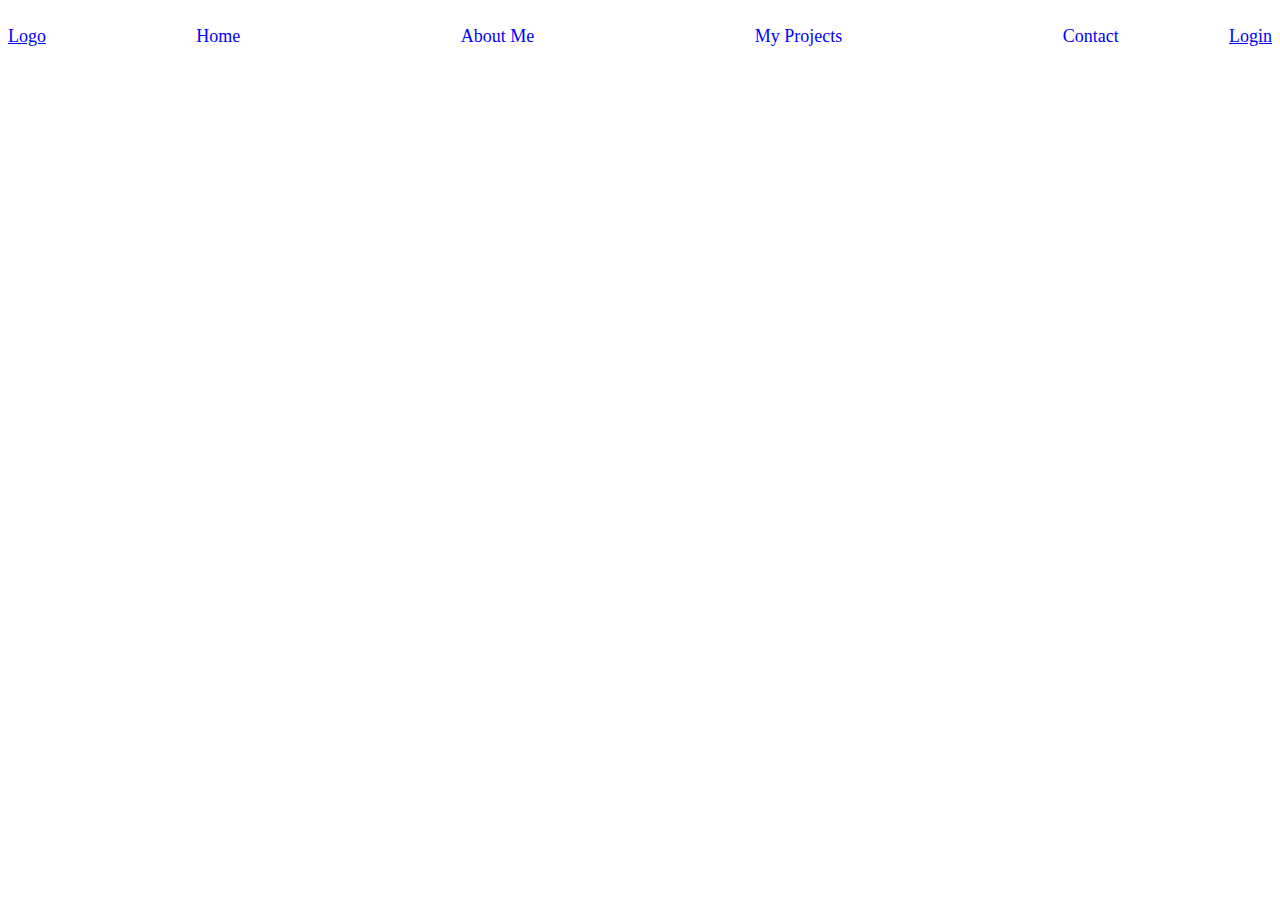
<file: opdacht-6.3/index.html>
<!DOCTYPE html>
<html lang="en">
  <head>
    <meta charset="UTF-8" />
    <meta http-equiv="X-UA-Compatible" content="IE=edge" />
    <meta name="viewport" content="width=device-width, initial-scale=1.0" />
    <title>Document</title>
    <link rel="stylesheet" href="style.css" />
  </head>
  <body>
    <nav>
      <a href="" class="logo">Logo</a>
      <ul>
        <li>Home</li>
        <li>About Me</li>
        <li>My Projects</li>
        <li>Contact</li>
      </ul>
      <a href="" class="login">Login</a>
    </nav>
  </body>
</html>
</file>
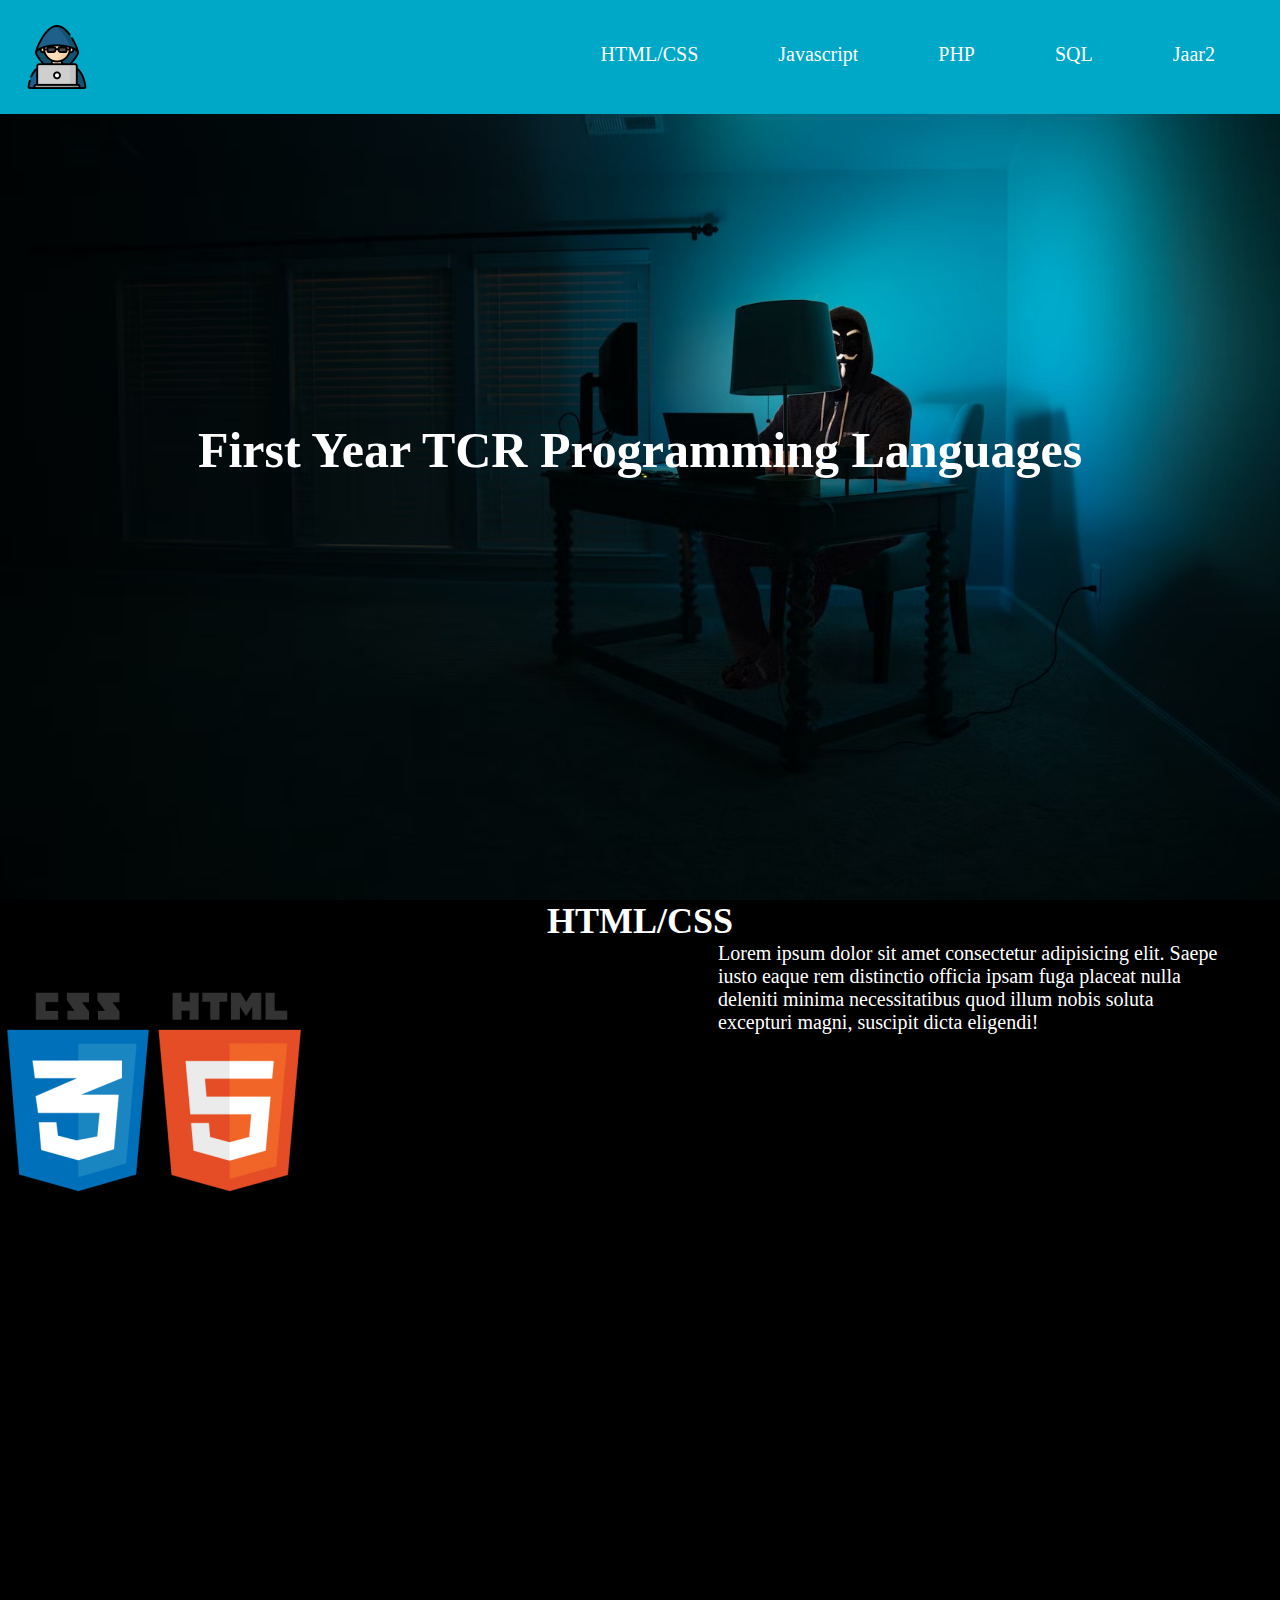
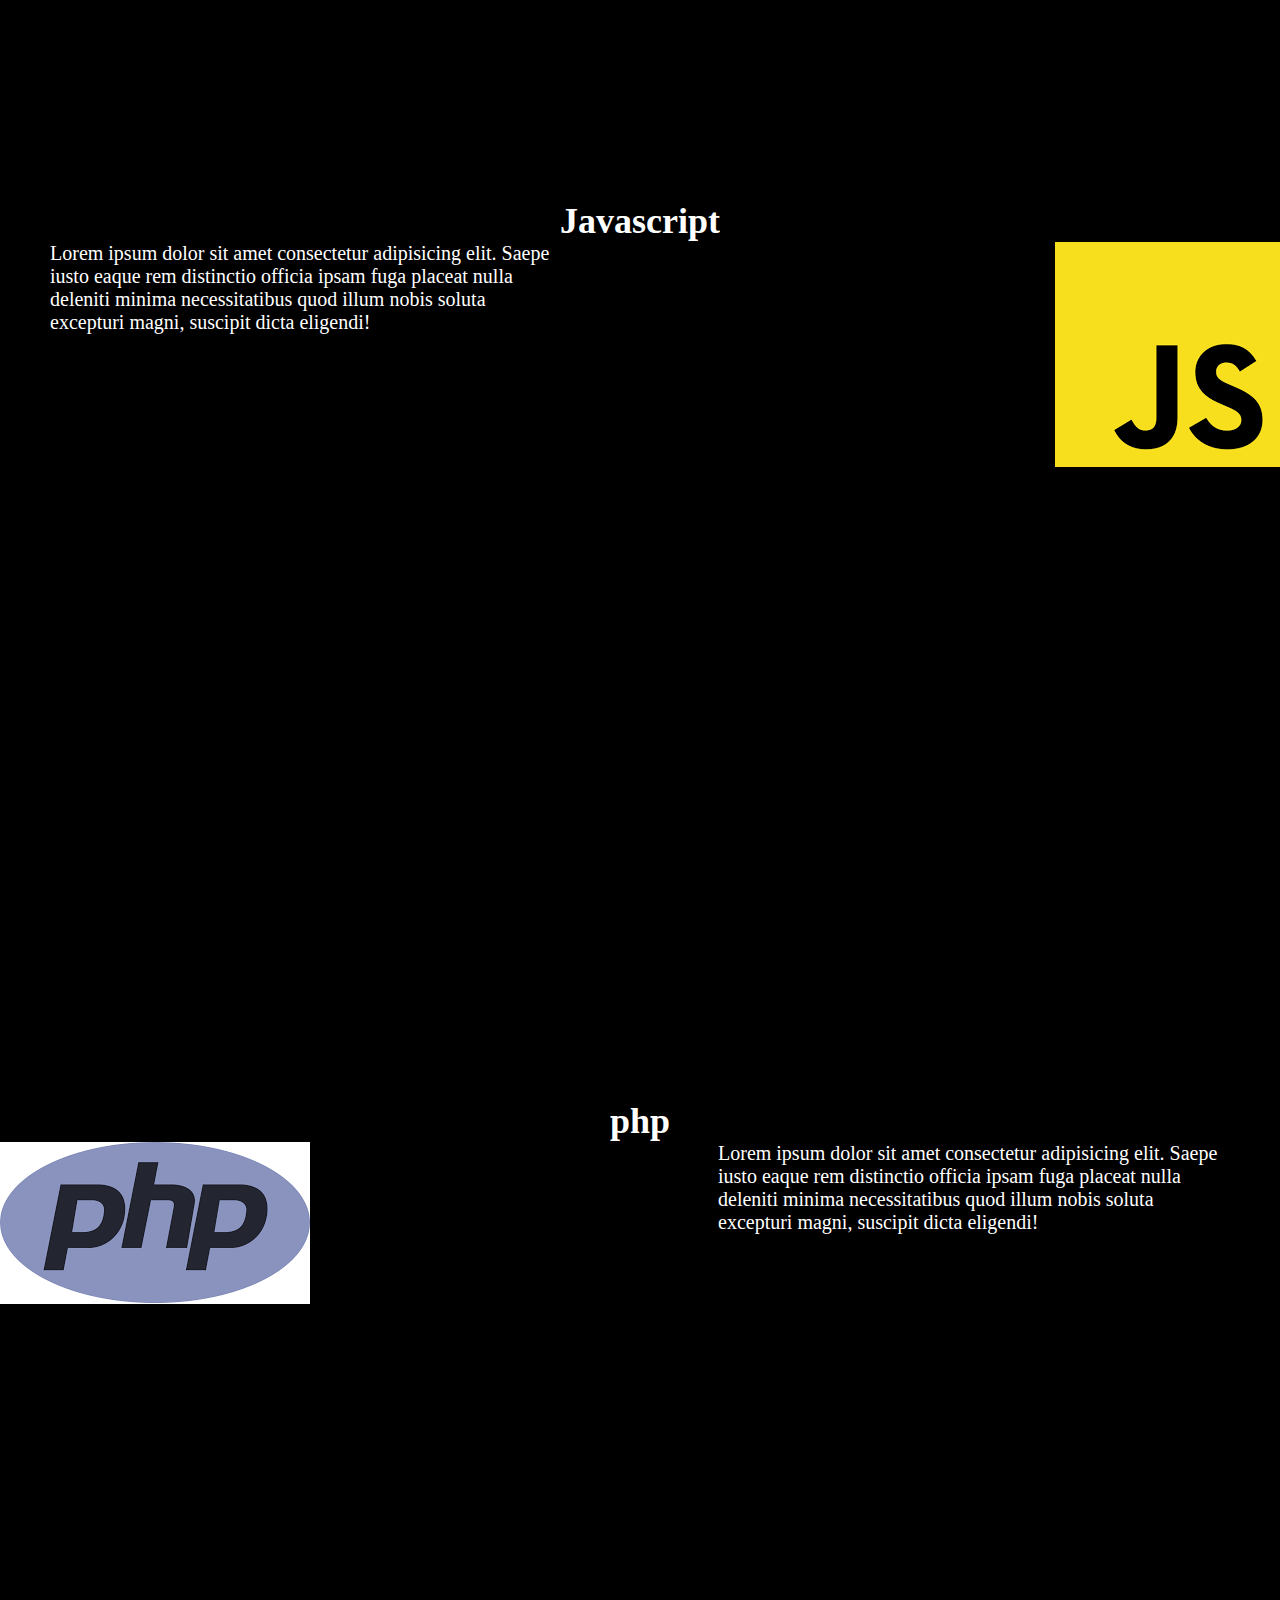
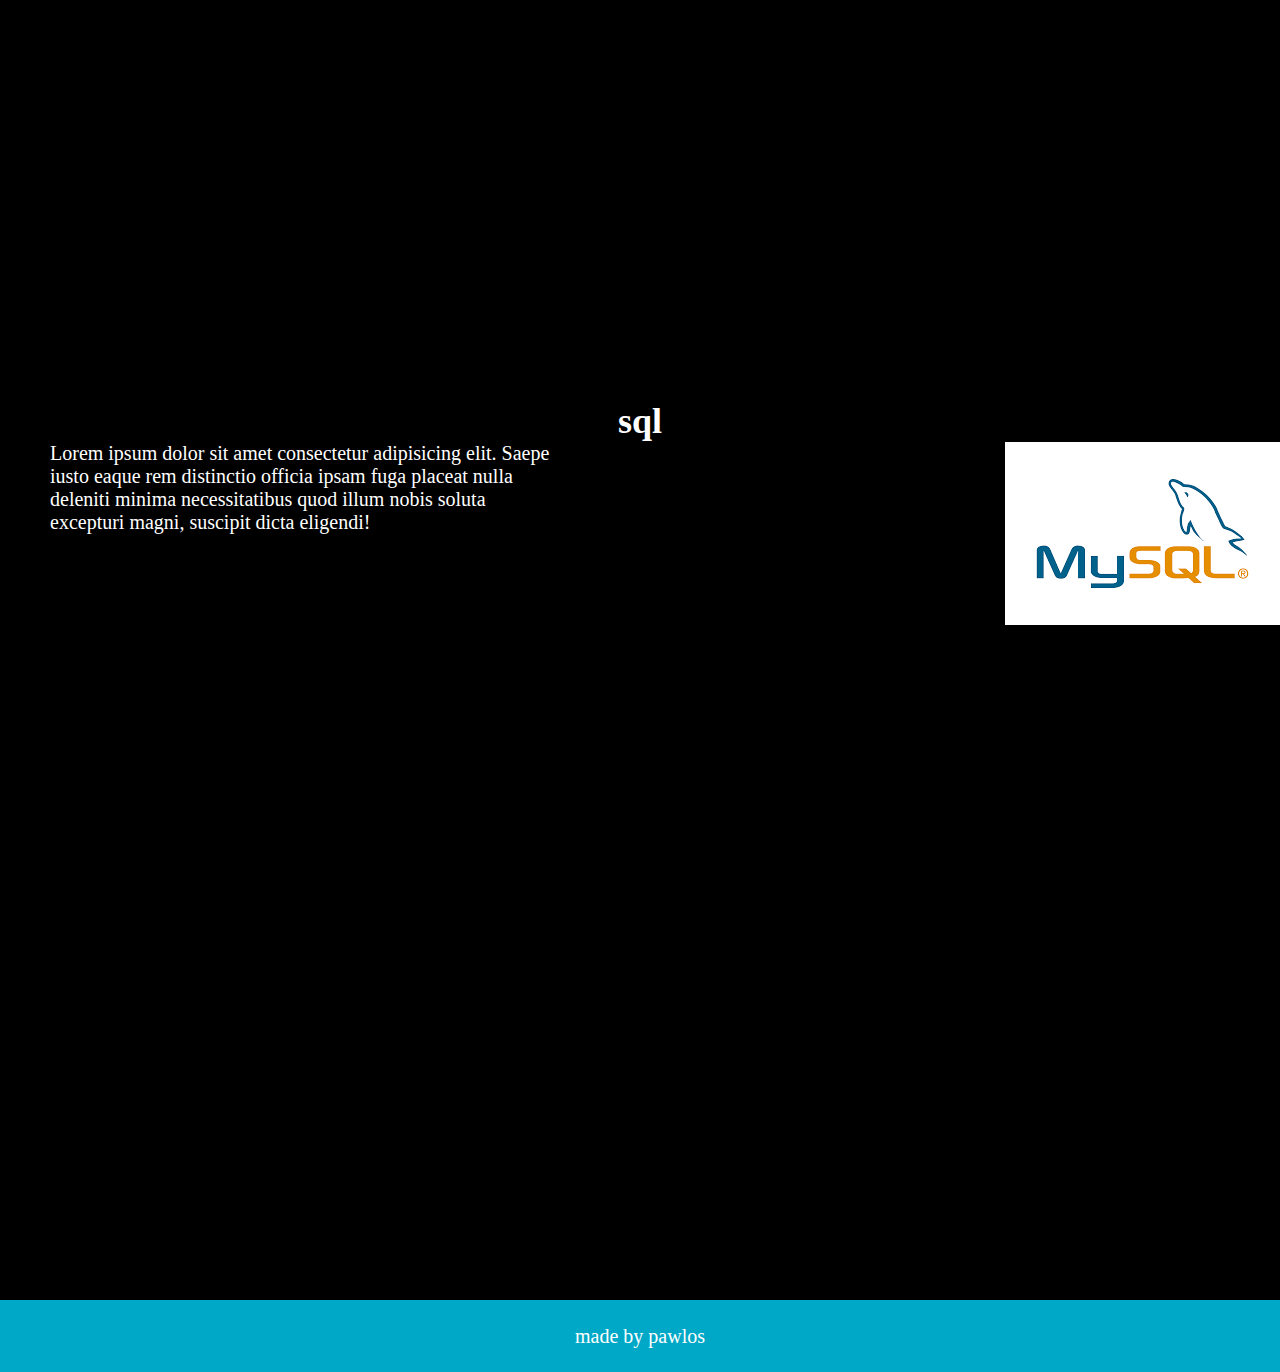
<file: opdracht-3.1/index.html>
<!DOCTYPE html>
<html lang="en">
  <head>
    <meta charset="UTF-8" />
    <meta http-equiv="X-UA-Compatible" content="IE=edge" />
    <meta name="viewport" content="width=device-width, initial-scale=1.0" />
    <link rel="preconnect" href="https://fonts.googleapis.com" />
    <link rel="preconnect" href="https://fonts.gstatic.com" crossorigin />
    <link
      href="https://fonts.googleapis.com/css2?family=Goldman:wght@700&display=swap"
      rel="stylesheet"
    />
    <link rel="stylesheet" href="style.css" />
    <title>Opdracht 3</title>
  </head>
  <body>
    <nav>
      <img src="./img/hacker.png" id="plaatje van een hacker" />
      <ul>
        <li><a href="#">HTML/CSS</a></li>
        <li><a href="#">Javascript</a></li>
        <li><a href="#">PHP</a></li>
        <li><a href="#">SQL</a></li>
        <li class="dropdown"><a href="#" class="dropbtn" >Jaar2</a>
        <div class="dropdowncontent">
          <a href="#">OOP</a>
          <a href="#">Laravel</a>
          <a href="#">Testen</a>
        </div>
       </li>
      </ul>
    </nav>
    <main>
      <header>
        <h1 class="ss">First Year TCR Programming Languages</h1>
      </header>
      <section>
        <header>
          <h2>HTML/CSS</h2>
        </header>
        <div>
          "<img src="img/img123.png" alt="" />
          <p class="tekst1">
            Lorem ipsum dolor sit amet consectetur adipisicing elit. Saepe iusto
            eaque rem distinctio officia ipsam fuga placeat nulla deleniti
            minima necessitatibus quod illum nobis soluta excepturi magni,
            suscipit dicta eligendi!
          </p>
        </div>
      </section>
      <section>
        <header>
          <h2>Javascript</h2>
        </header>
        <div>
          <p class="tekst2">
            Lorem ipsum dolor sit amet consectetur adipisicing elit. Saepe iusto
            eaque rem distinctio officia ipsam fuga placeat nulla deleniti
            minima necessitatibus quod illum nobis soluta excepturi magni,
            suscipit dicta eligendi!
          </p>
          <img src="img/js.png" alt="" class="plaatje2"/>
        </div>
      </section>
      <section>
        <header>
          <h2>php</h2>
        </header>
        <div>
          <p class="tekst3">
            Lorem ipsum dolor sit amet consectetur adipisicing elit. Saepe iusto
            eaque rem distinctio officia ipsam fuga placeat nulla deleniti
            minima necessitatibus quod illum nobis soluta excepturi magni,
            suscipit dicta eligendi!
          </p>
          <img src="img/lll.png" alt=""/>
        </div>
      </section>
      <section>
        <header>
          <h2>sql</h2>
        </header>
        <div>
          <p class="tekst4">
            Lorem ipsum dolor sit amet consectetur adipisicing elit. Saepe iusto
            eaque rem distinctio officia ipsam fuga placeat nulla deleniti
            minima necessitatibus quod illum nobis soluta excepturi magni,
            suscipit dicta eligendi!
          </p>
          <img src="img/==.png" alt="" class="plaatje4"/>
        </div>
      </section>
    </main>
    <footer>made by pawlos</footer>
  </body>
</html>
</file>
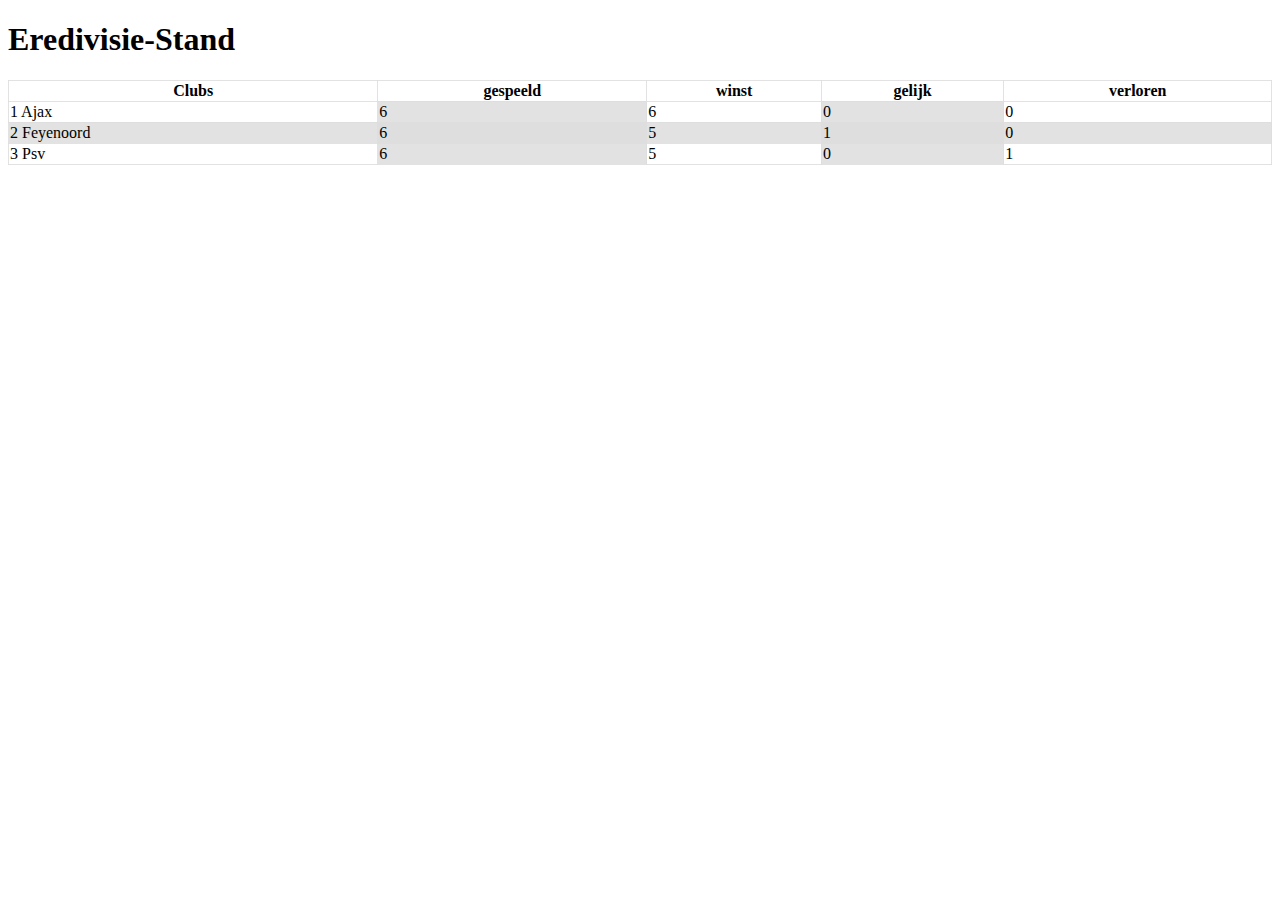
<file: opdracht-3.2/index.html>
<!DOCTYPE html>
<html lang="en">
  <head>
    <meta charset="UTF-8" />
    <meta http-equiv="X-UA-Compatible" content="IE=edge" />
    <meta name="viewport" content="width=device-width, initial-scale=1.0" />
    <title>document</title>
    <link rel="stylesheet" href="style.css" />
  </head>
  <h1>Eredivisie-Stand</h1>
  <body>
    <table>
      <thead>
        <tr>
          <th>Clubs</th>
          <th>gespeeld</th>
          <th>winst</th>
          <th>gelijk</th>
          <th>verloren</th>
        </tr>
      </thead>
      <tbody>
        <tr>
          <td>1 Ajax</td>
          <td>6</td>
          <td>6</td>
          <td>0</td>
          <td>0</td>
        </tr>
        <tr>
          <td>2 Feyenoord</td>
          <td>6</td>
          <td>5</td>
          <td>1</td>
          <td>0</td>
        </tr>
        <tr>
          <td>3 Psv</td>
          <td>6</td>
          <td>5</td>
          <td>0</td>
          <td>1</td>
        </tr>
      </tbody>
    </table>
  </body>
</html>
</file>
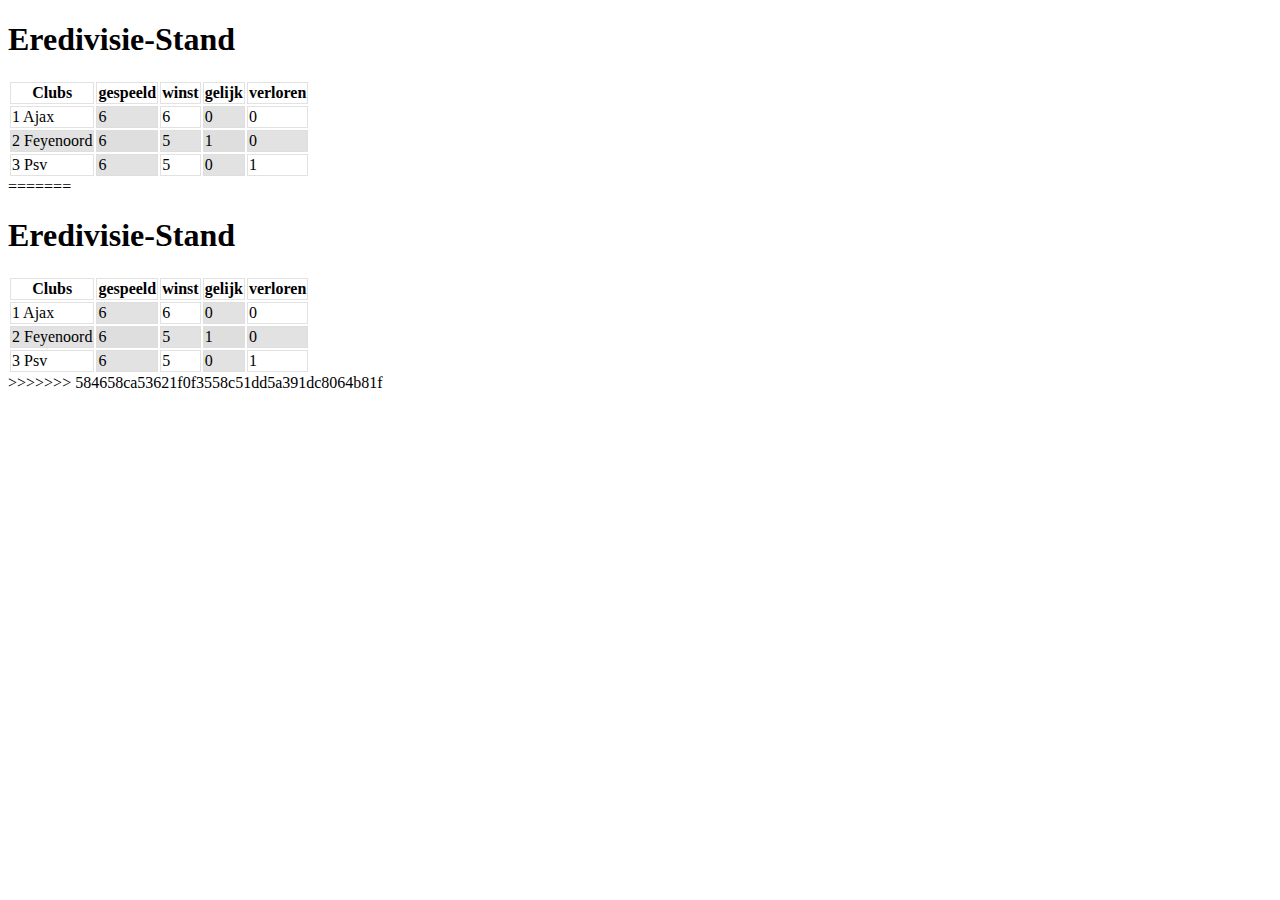
<file: opdracht-3.3/index.html>
<!DOCTYPE html>
<html lang="en">
  <head>
    <meta charset="UTF-8" />
    <meta http-equiv="X-UA-Compatible" content="IE=edge" />
    <meta name="viewport" content="width=device-width, initial-scale=1.0" />
    <title>document</title>
    <link rel="stylesheet" href="style.css" />
  </head>
  <h1>Eredivisie-Stand</h1>
  <body>
    <table>
      <thead>
        <tr>
          <th>Clubs</th>
          <th>gespeeld</th>
          <th>winst</th>
          <th>gelijk</th>
          <th>verloren</th>
        </tr>
      </thead>
      <tbody>
        <tr>
          <td>1 Ajax</td>
          <td>6</td>
          <td>6</td>
          <td>0</td>
          <td>0</td>
        </tr>
        <tr>
          <td>2 Feyenoord</td>
          <td>6</td>
          <td>5</td>
          <td>1</td>
          <td>0</td>
        </tr>
        <tr>
          <td>3 Psv</td>
          <td>6</td>
          <td>5</td>
          <td>0</td>
          <td>1</td>
        </tr>
      </tbody>
    </table>
  </body>
</html>
=======
<!DOCTYPE html>
<html lang="en">
  <head>
    <meta charset="UTF-8" />
    <meta http-equiv="X-UA-Compatible" content="IE=edge" />
    <meta name="viewport" content="width=device-width, initial-scale=1.0" />
    <title>document</title>
    <link rel="stylesheet" href="style.css" />
  </head>
  <h1>Eredivisie-Stand</h1>
  <body>
    <table>
      <thead>
        <tr>
          <th>Clubs</th>
          <th>gespeeld</th>
          <th>winst</th>
          <th>gelijk</th>
          <th>verloren</th>
        </tr>
      </thead>
      <tbody>
        <tr>
          <td>1 Ajax</td>
          <td>6</td>
          <td>6</td>
          <td>0</td>
          <td>0</td>
        </tr>
        <tr>
          <td>2 Feyenoord</td>
          <td>6</td>
          <td>5</td>
          <td>1</td>
          <td>0</td>
        </tr>
        <tr>
          <td>3 Psv</td>
          <td>6</td>
          <td>5</td>
          <td>0</td>
          <td>1</td>
        </tr>
      </tbody>
    </table>
  </body>
</html>
>>>>>>> 584658ca53621f0f3558c51dd5a391dc8064b81f
</file>
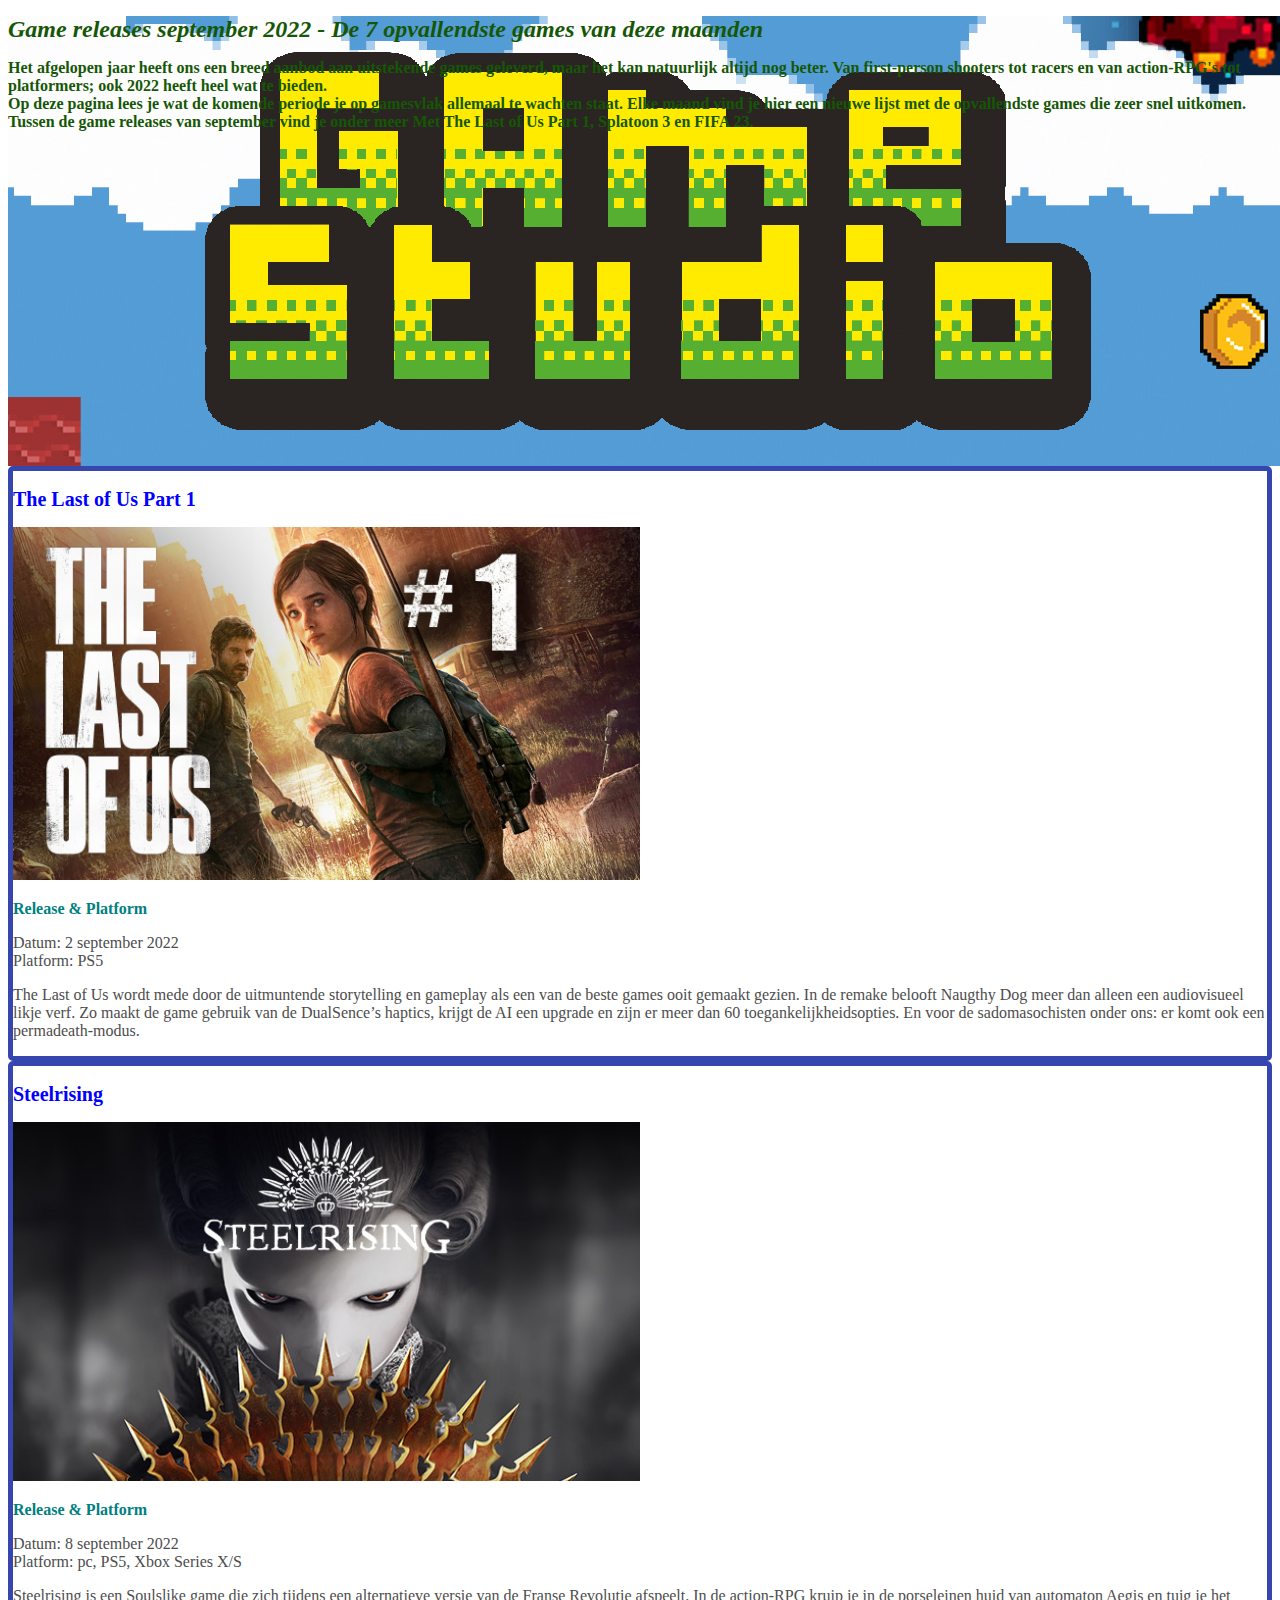
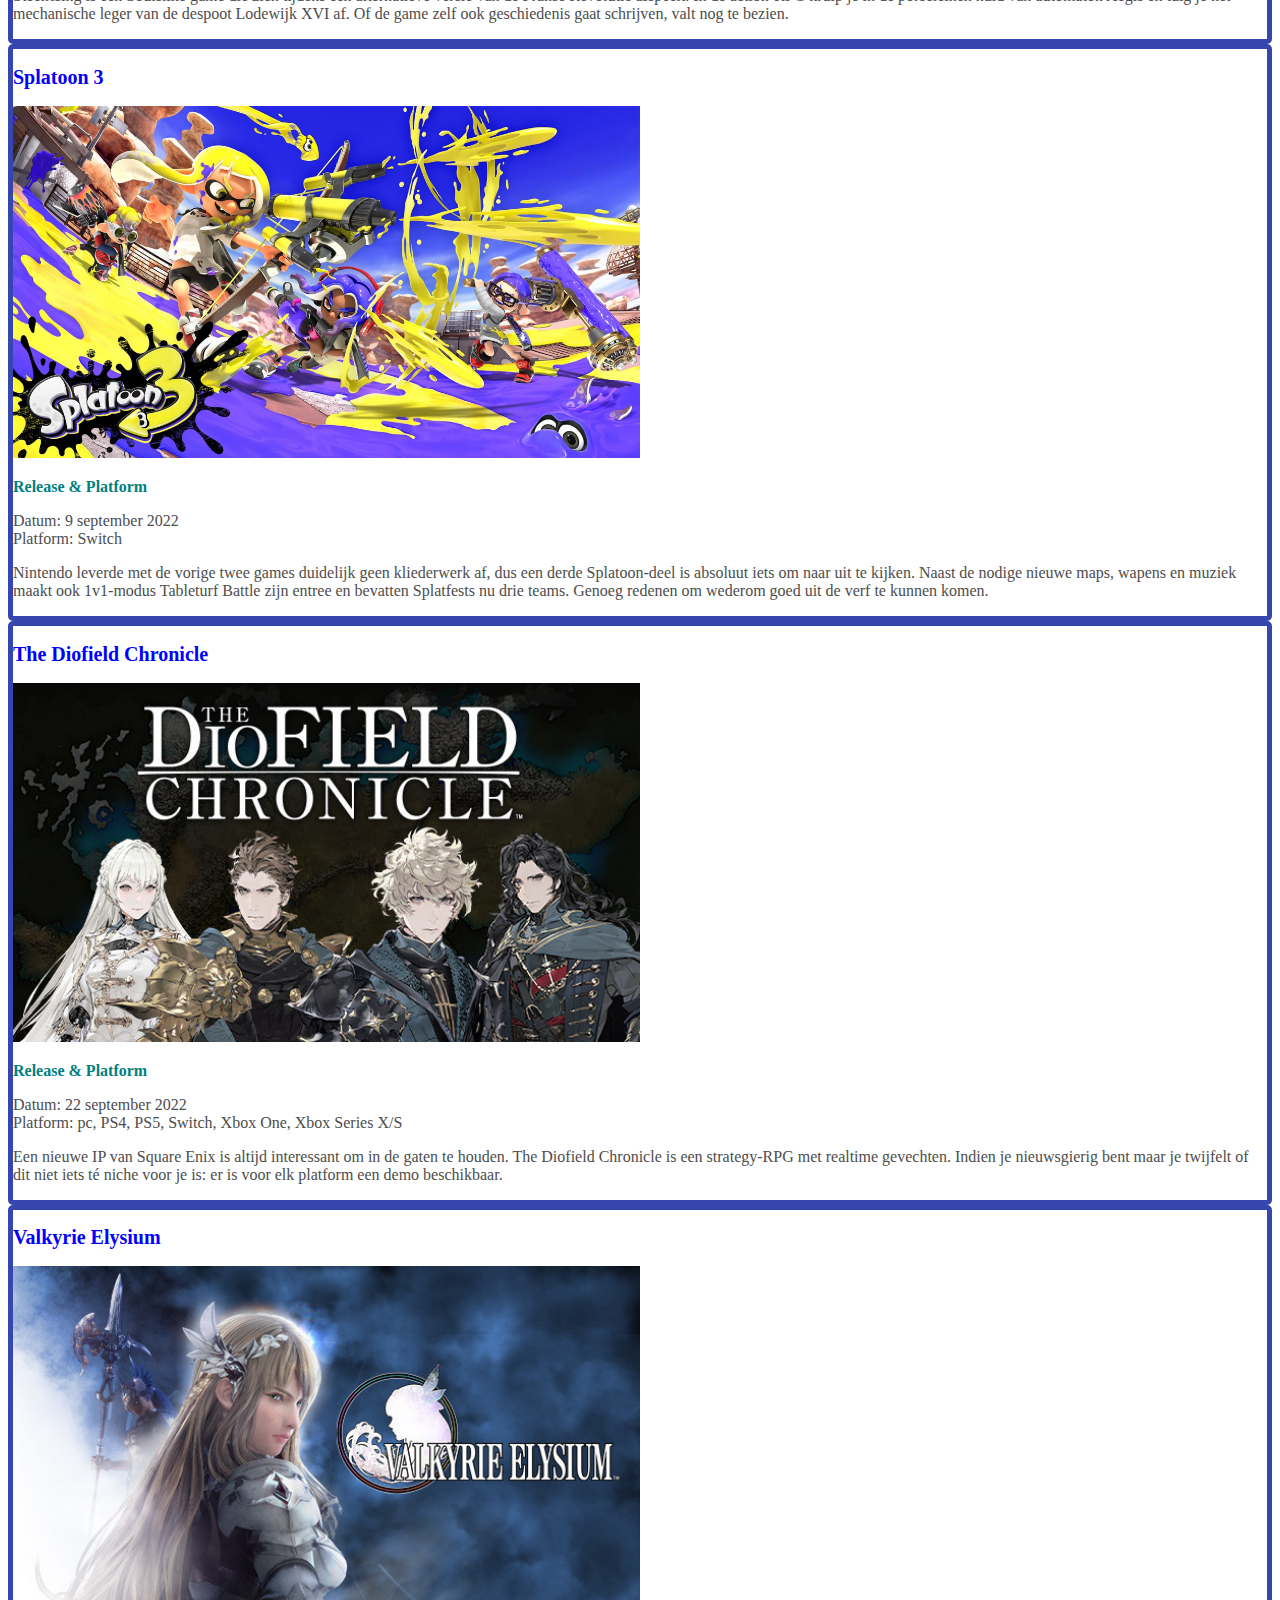
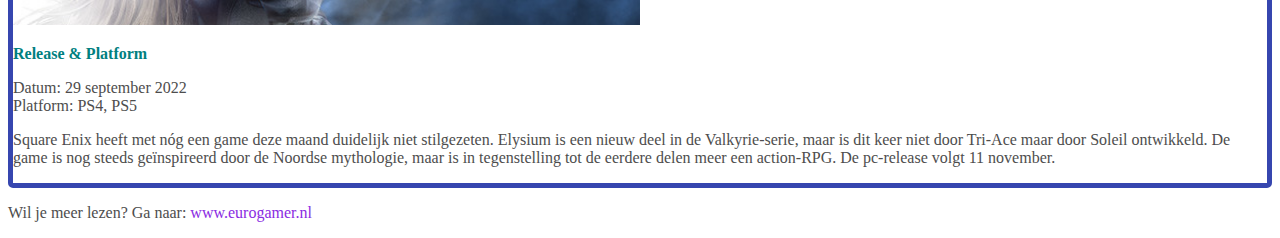
<file: opdracht-4.1/index.html>
<!DOCTYPE html>
<html lang="en">
  <head>
    <meta charset="UTF-8" />
    <meta http-equiv="X-UA-Compatible" content="IE=edge" />
    <meta name="viewport" content="width=device-width, initial-scale=1.0" />
    <title>Opdracht 4.1 - Font & Color</title>
    <link rel="stylesheet" href="style.css">
  </head>

  <body>
    <main>
      <header>
        <h1>
          Game releases september 2022 - De 7 opvallendste games van deze
          maanden
        </h1>

        <p class="p1">
          Het afgelopen jaar heeft ons een breed aanbod aan uitstekende games
          geleverd, maar het kan natuurlijk altijd nog beter. Van first-person
          shooters tot racers en van action-RPG's tot platformers; ook 2022
          heeft heel wat te bieden.
          <br />
          Op deze pagina lees je wat de komende periode je op gamesvlak allemaal
          te wachten staat. Elke maand vind je hier een nieuwe lijst met de
          opvallendste games die zeer snel uitkomen. Tussen de game releases van
          september vind je onder meer Met The Last of Us Part 1, Splatoon 3 en
          FIFA 23.
        </p>
      </header>
      <section>
        <article>
          <h2>The Last of Us Part 1</h2> 
          <img src="./lastpart.jpeg" alt="The last part of us part 1" />
          <h3>Release & Platform</h3>
          <p>
            Datum: 2 september 2022 <br />
            Platform: PS5
          </p>
          <p>
            The Last of Us wordt mede door de uitmuntende storytelling en
            gameplay als een van de beste games ooit gemaakt gezien. In de
            remake belooft Naugthy Dog meer dan alleen een audiovisueel likje
            verf. Zo maakt de game gebruik van de DualSence’s haptics, krijgt de
            AI een upgrade en zijn er meer dan 60 toegankelijkheidsopties. En
            voor de sadomasochisten onder ons: er komt ook een permadeath-modus.
          </p>
        </article>
        <article>
          <h2>Steelrising</h2>
          <img src="./steelrising.jpeg" alt="Steelrising" />
          <h3>Release & Platform</h3>
          <p>
            Datum: 8 september 2022 <br />
            Platform: pc, PS5, Xbox Series X/S
          </p>
          <p>
            Steelrising is een Soulslike game die zich tijdens een alternatieve
            versie van de Franse Revolutie afspeelt. In de action-RPG kruip je
            in de porseleinen huid van automaton Aegis en tuig je het
            mechanische leger van de despoot Lodewijk XVI af. Of de game zelf
            ook geschiedenis gaat schrijven, valt nog te bezien.
          </p>
        </article>
        <article>
          <h2>Splatoon 3</h2>
          <img src="./platoon3.avif" alt="Splatoon 3" />
          <h3>Release & Platform</h3>
          <p>
            Datum: 9 september 2022 <br />
            Platform: Switch
          </p>
          <p>
            Nintendo leverde met de vorige twee games duidelijk geen kliederwerk
            af, dus een derde Splatoon-deel is absoluut iets om naar uit te
            kijken. Naast de nodige nieuwe maps, wapens en muziek maakt ook
            1v1-modus Tableturf Battle zijn entree en bevatten Splatfests nu
            drie teams. Genoeg redenen om wederom goed uit de verf te kunnen
            komen.
          </p>
        </article>
        <article>
          <h2>The Diofield Chronicle</h2>
          <img src="./diofield.jpeg" alt="The Diofield Chronicle" />
          <h3>Release & Platform</h3>
          <p>
            Datum: 22 september 2022 <br />
            Platform: pc, PS4, PS5, Switch, Xbox One, Xbox Series X/S
          </p>
          <p>
            Een nieuwe IP van Square Enix is altijd interessant om in de gaten
            te houden. The Diofield Chronicle is een strategy-RPG met realtime
            gevechten. Indien je nieuwsgierig bent maar je twijfelt of dit niet
            iets té niche voor je is: er is voor elk platform een demo
            beschikbaar.
          </p>
        </article>
        <article>
          <h2>Valkyrie Elysium</h2>
          <img src="./valkyrie.jpeg" alt="Valkyrie Elysium" />
          <h3>Release & Platform</h3>
          <p>
            Datum: 29 september 2022 <br />
            Platform: PS4, PS5
          </p>
          <p>
            Square Enix heeft met nóg een game deze maand duidelijk niet
            stilgezeten. Elysium is een nieuw deel in de Valkyrie-serie, maar is
            dit keer niet door Tri-Ace maar door Soleil ontwikkeld. De game is
            nog steeds geïnspireerd door de Noordse mythologie, maar is in
            tegenstelling tot de eerdere delen meer een action-RPG. De
            pc-release volgt 11 november.
          </p>
        </article>

        <p>
          Wil je meer lezen? Ga naar:
          <a
            href="https://www.eurogamer.nl/game-releases-de-opvallendste-games-van-deze-maand"
            >www.eurogamer.nl</a
          >
        </p>
      </section>
    </main>
  </body>
</html>
</file>
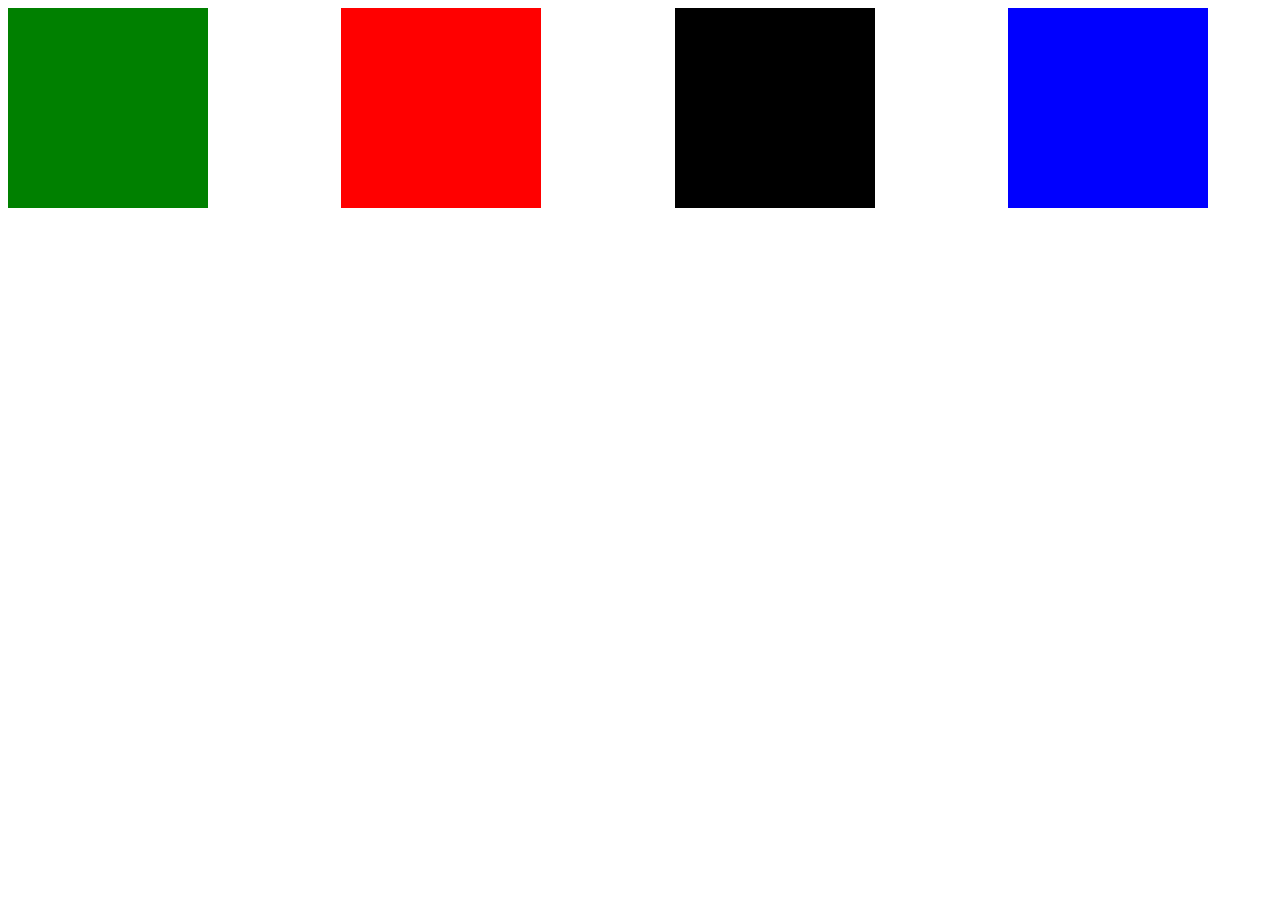
<file: opdracht-6.1/index.html>
<!DOCTYPE html>
<html lang="en">
<head>
    <meta charset="UTF-8">
    <meta http-equiv="X-UA-Compatible" content="IE=edge">
    <meta name="viewport" content="width=device-width, initial-scale=1.0">
    <title>Document</title>
    <link rel="stylesheet" href="style.css">
</head>
<body>
    <section class="container">
    <div class="child1"></div>
    <div class="child2"></div>
    <div class="child3"></div>
    <div class="child4"></div>
</body>
</html>
</file>
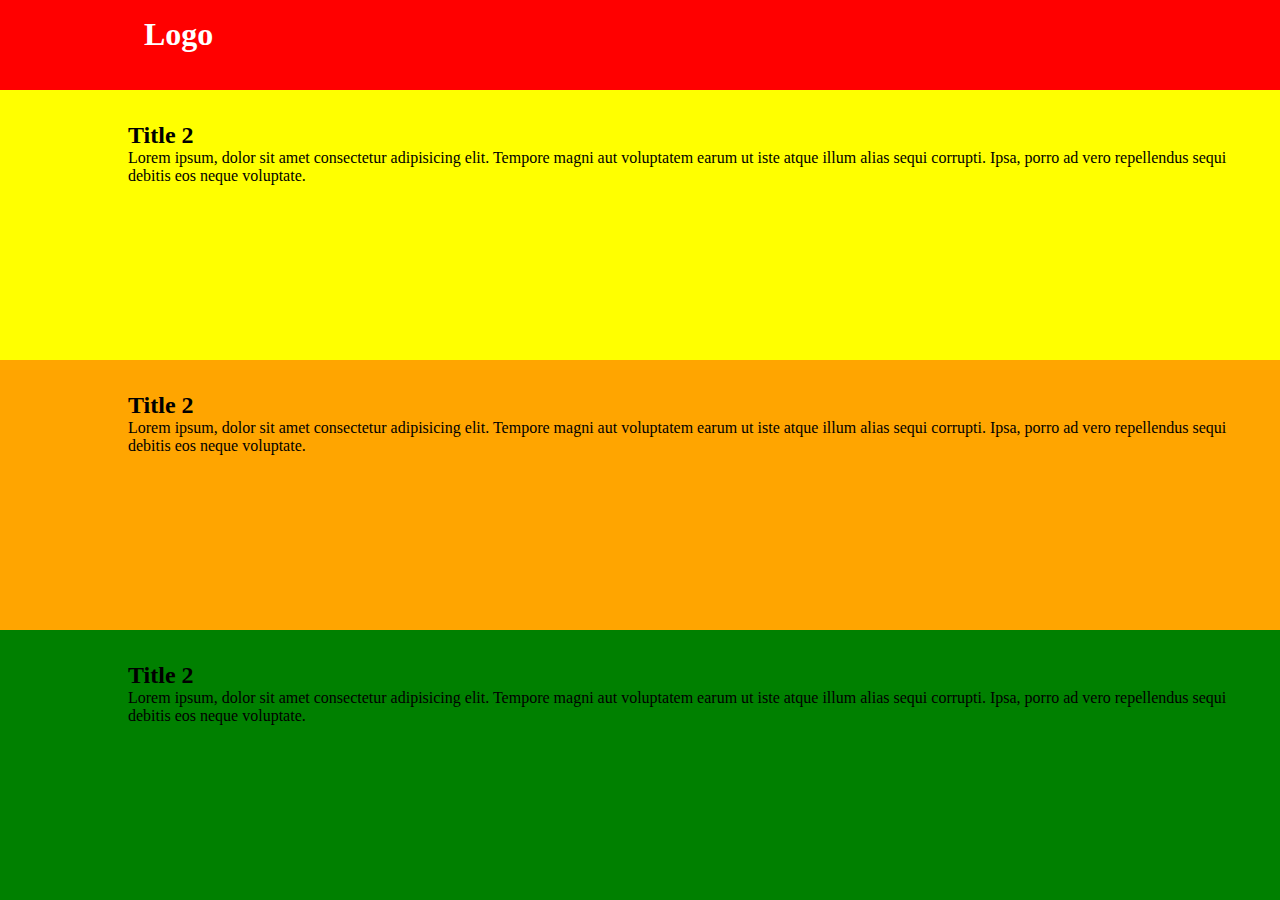
<file: opdracht-7.1/index.html>
<!DOCTYPE html>
<html lang="en">
  <head>
    <meta charset="UTF-8" />
    <meta http-equiv="X-UA-Compatible" content="IE=edge" />
    <meta name="viewport" content="width=device-width, initial-scale=1.0" />
    <title>Opdracht7.1</title>
    <link rel="stylesheet" href="style.css" />
  </head>
  <body>
    <main>
      <section class="header">
        <h1>Logo</h1>
      <div class="blokje">
      </div>
      </section>
      <section class="s1">
        <div class="tekst">
          <h2>Title 2</h2>
          <p>
            Lorem ipsum, dolor sit amet consectetur adipisicing elit. Tempore
            magni aut voluptatem earum ut iste atque illum alias sequi corrupti.
            Ipsa, porro ad vero repellendus sequi debitis eos neque voluptate.
          </p>
        </div>
      </section>
      <section class="s2">
        <div class="tekst">
          <h2>Title 2</h2>
          <p>
            Lorem ipsum, dolor sit amet consectetur adipisicing elit. Tempore
            magni aut voluptatem earum ut iste atque illum alias sequi corrupti.
            Ipsa, porro ad vero repellendus sequi debitis eos neque voluptate.
          </p>
        </div>
      </section>
      <section class="s3">
        <div class="tekst">
          <h2>Title 2</h2>
          <p>
            Lorem ipsum, dolor sit amet consectetur adipisicing elit. Tempore
            magni aut voluptatem earum ut iste atque illum alias sequi corrupti.
            Ipsa, porro ad vero repellendus sequi debitis eos neque voluptate.
          </p>
        </div>
      </section>
    </main>
  </body>
</html>
</file>
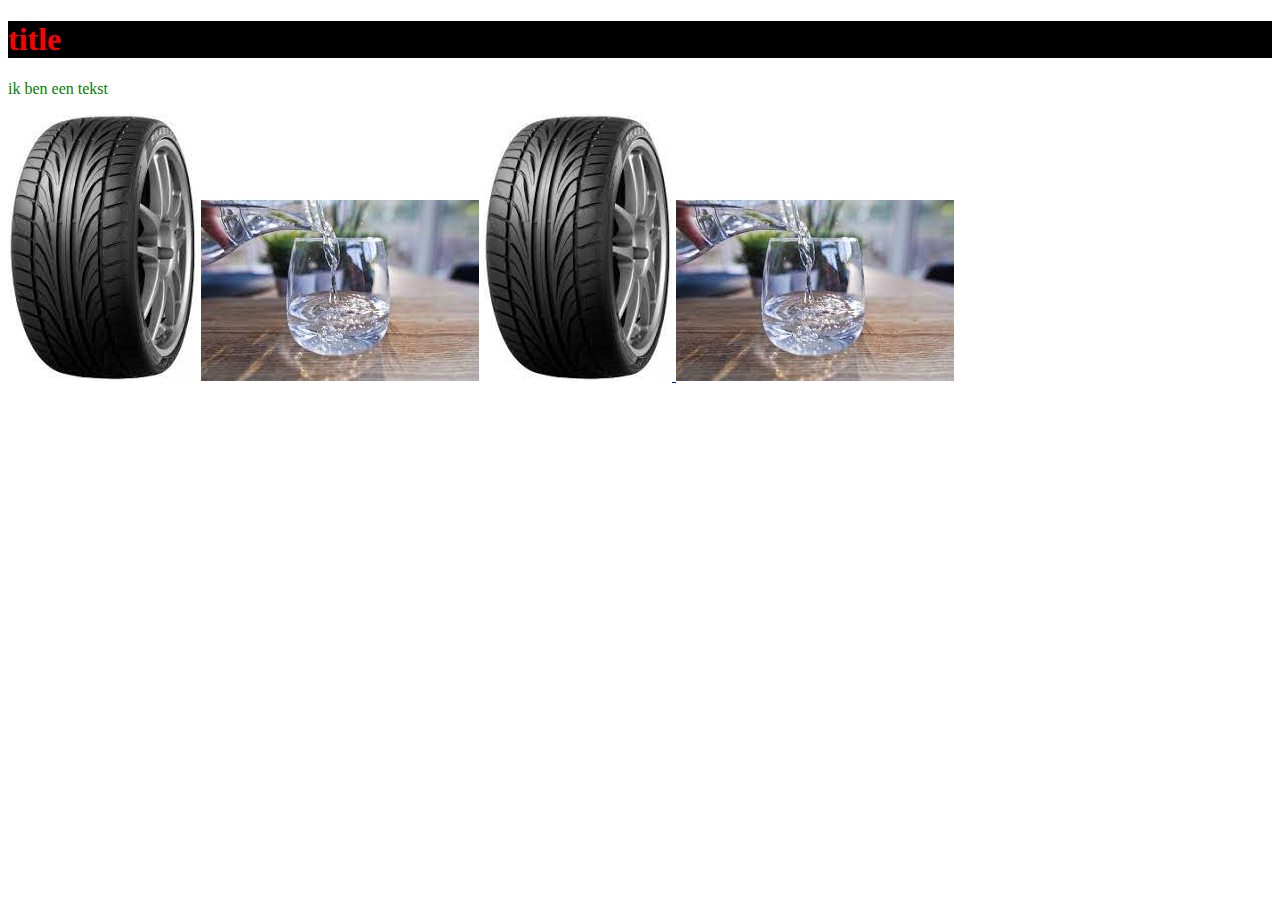
<file: opdrcht-2.1/index.html>
<!DOCTYPE html>
<html lang="en">
<head>
    <meta charset="UTF-8">
    <meta http-equiv="X-UA-Compatible" content="IE=edge">
    <meta name="viewport" content="width=device-width, initial-scale=1.0">
    <title>Document</title>
    <link rel="stylesheet" href="style.css">
</head>
<body>
    <h1>title</h1>
    <p>ik ben een tekst</p>
    <img src="autoband.jpg" alt="klik hier"> <img src="water1.jpg" alt="logo">
    <a href="https://flexedu.instructure.com/courses/25160/assignments/9009" target="_blank">
        <img src="autoband.jpg" alt="klik hier"> <img src="water1.jpg" alt="logo"></a>
</body>
</html>
</file>
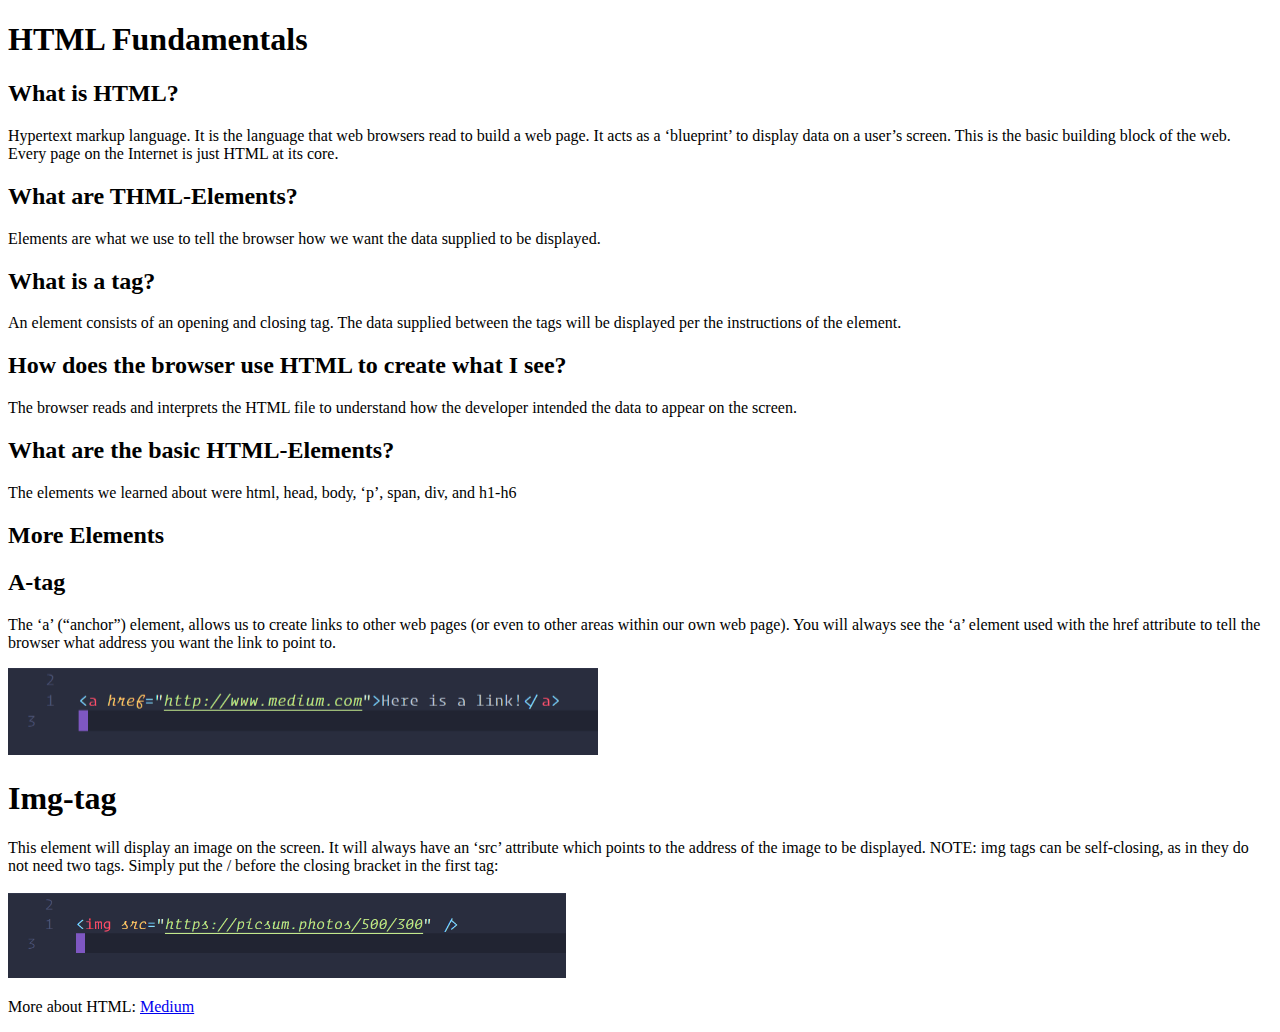
<file: opdrcht-2.2/index.html>
<!DOCTYPE html>
<html lang="en">
  <head>
    <meta charset="UTF-8" />
    <meta http-equiv="X-UA-Compatible" content="IE=edge" />
    <meta name="viewport" content="width=device-width, initial-scale=1.0" />
    <title>Document</title>
  </head>

  <body>
    <h1>HTML Fundamentals</h1>
    <h2>What is HTML?</h2>
    <p>
      Hypertext markup language. It is the language that web browsers read to
      build a web page. It acts as a ‘blueprint’ to display data on a user’s
      screen. This is the basic building block of the web. Every page on the
      Internet is just HTML at its core.
    </p>
    <h2>What are THML-Elements?</h2>
    <p>
      Elements are what we use to tell the browser how we want the data supplied
      to be displayed.
    </p>
    <h2>What is a tag?</h2>
    <p>
      An element consists of an opening and closing tag. The data supplied
      between the tags will be displayed per the instructions of the element.
    </p>
    <h2>How does the browser use HTML to create what I see?</h2>
    <p>
      The browser reads and interprets the HTML file to understand how the
      developer intended the data to appear on the screen.
    </p>
    <h2>What are the basic HTML-Elements?</h2>
    <p>
      The elements we learned about were html, head, body, ‘p’, span, div, and
      h1-h6
    </p>
    <h2>More Elements</h2>
    <h2>A-tag</h2>
    <p>
      The ‘a’ (“anchor”) element, allows us to create links to other web pages
      (or even to other areas within our own web page). You will always see the
      ‘a’ element used with the href attribute to tell the browser what address
      you want the link to point to.
    </p>
    <img src="./test.png" alt="plaatje" />
    <h1>Img-tag</h1>
    <p>This element will display an image on the screen. It will always have an ‘src’ attribute which 
        points to the address of the image to be displayed. NOTE: img tags can be self-closing, as in 
        they do not need two tags. Simply put the / before the closing bracket in the first tag:</p>
   <img src="551.png" alt="" >
        <p>More about HTML: <a href="https://medium.com/@iampika/html-and-css-fundamentals-6b8f7d90911b">Medium</a></p>
  </body>
</html>
</file>
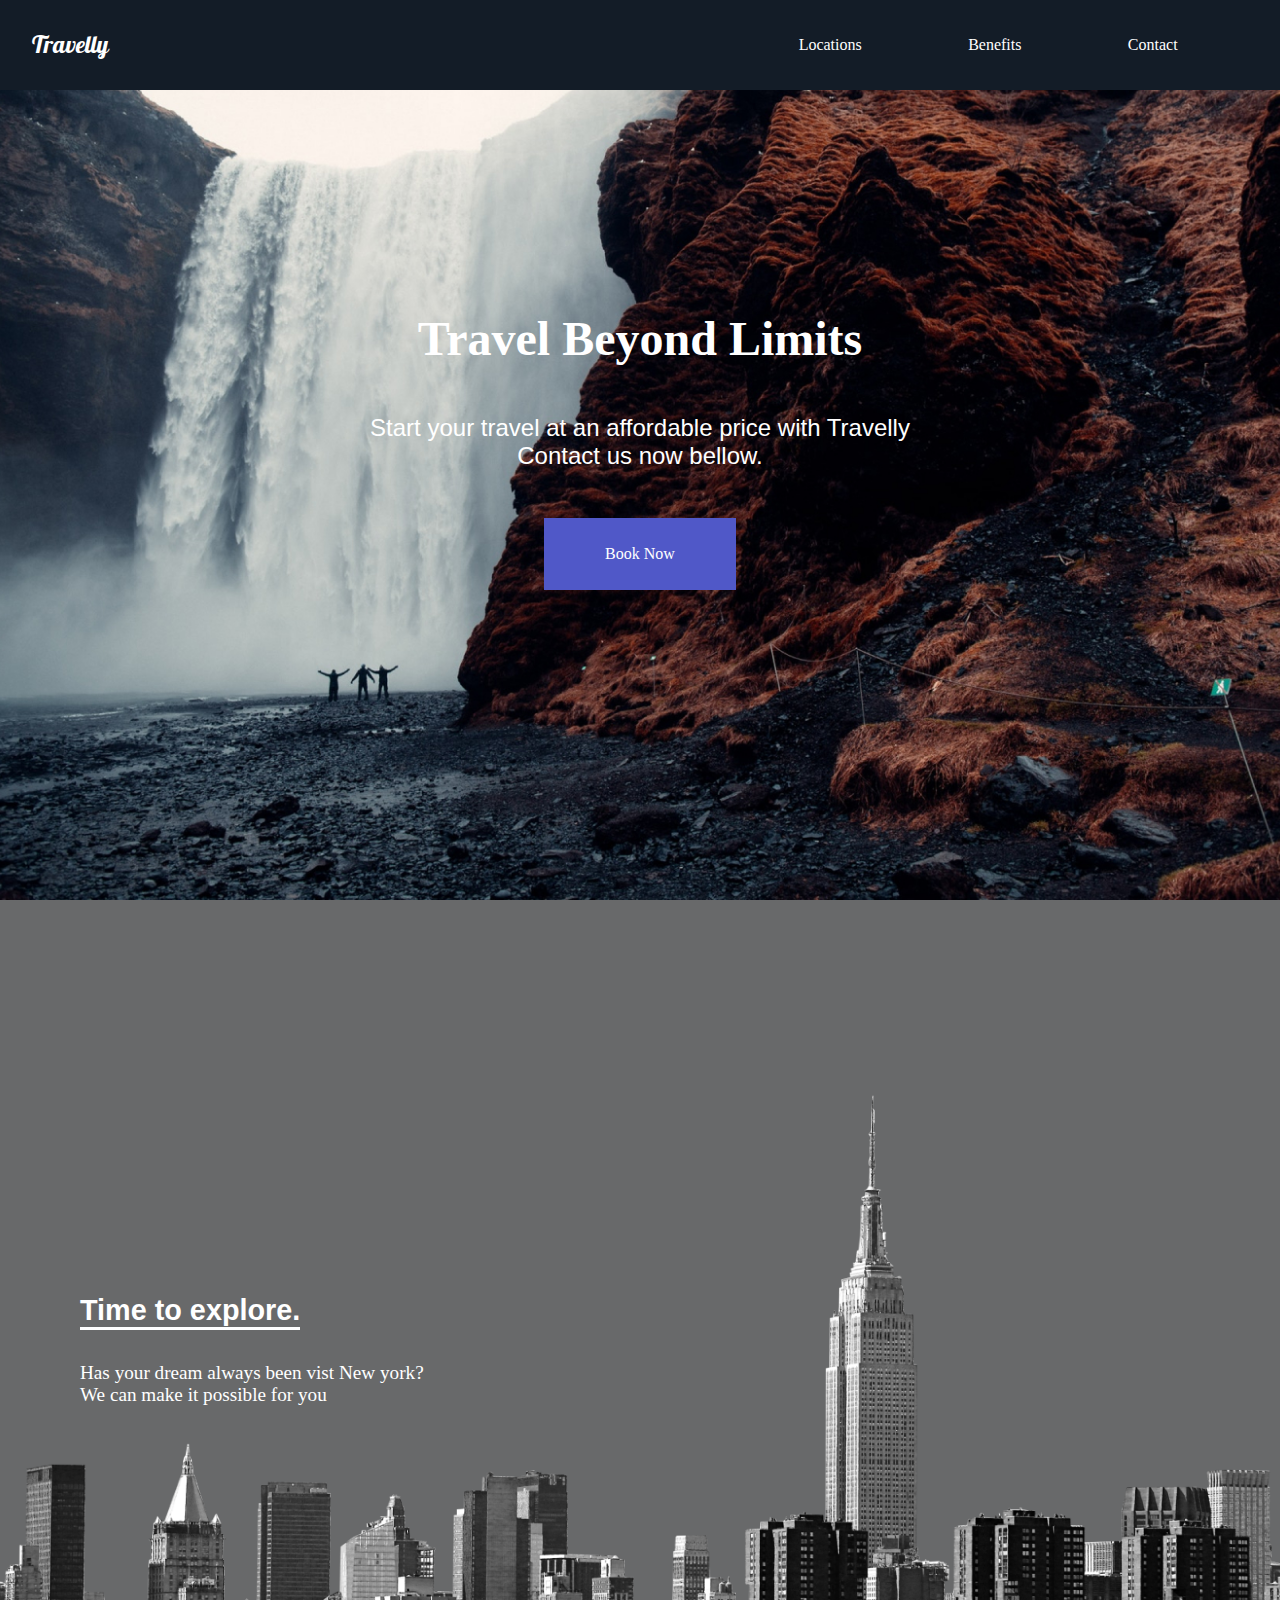
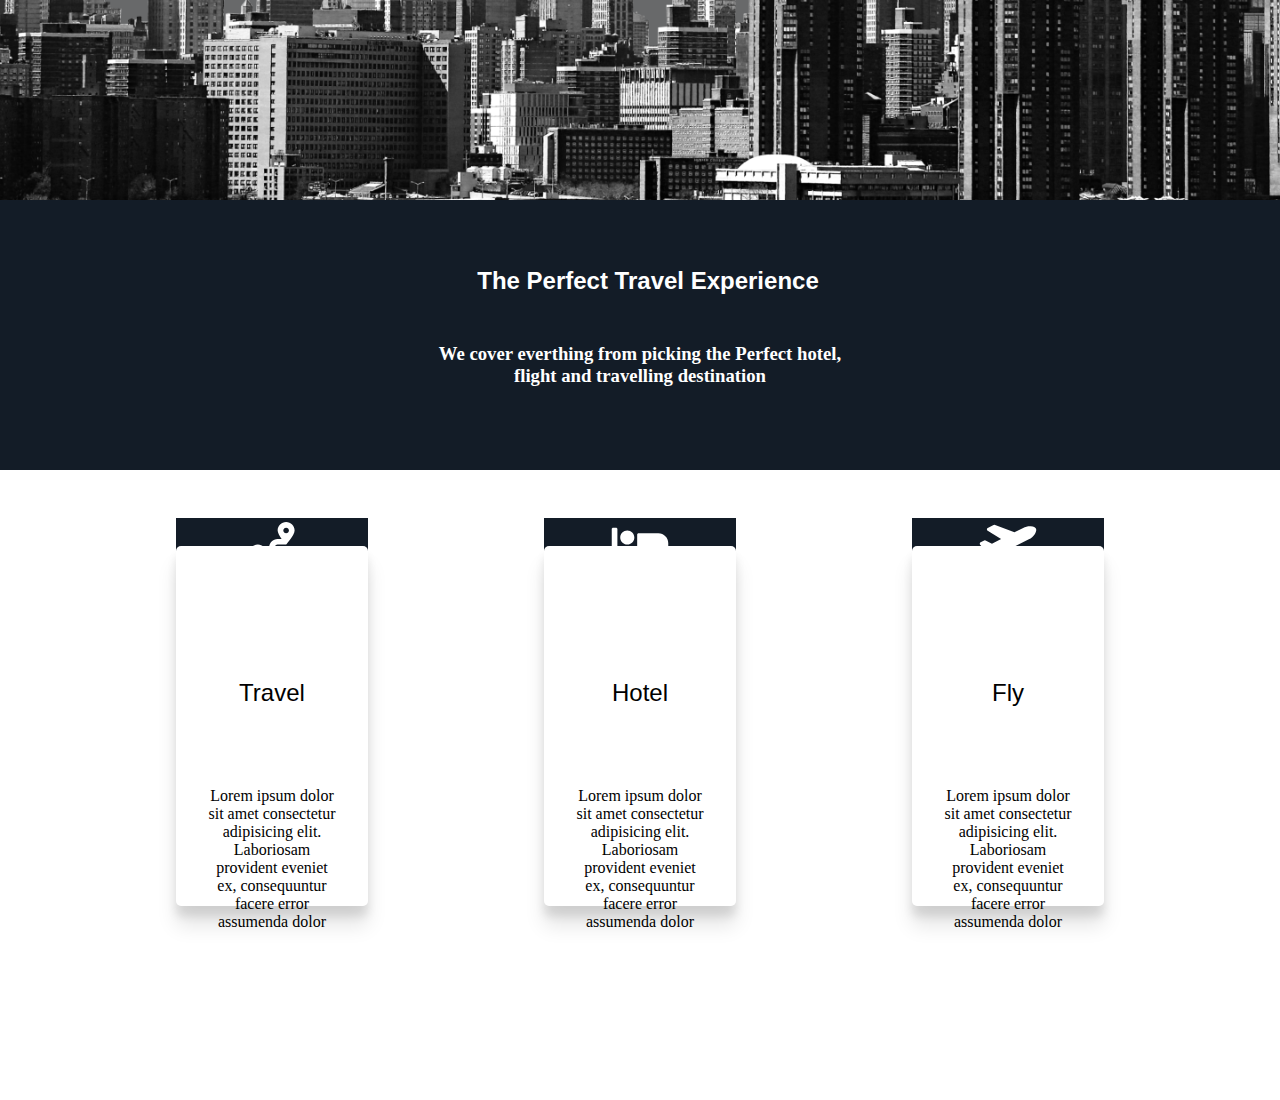
<file: Travelly/index.html>
<!DOCTYPE html>
<html lang="en">
  <head>
    <meta charset="UTF-8" />
    <meta http-equiv="X-UA-Compatible" content="IE=edge" />
    <meta name="viewport" content="width=device-width, initial-scale=1.0" />
    <title>Travelly</title>
    <link rel="stylesheet" href="style.css" />
    <link
      href="https://fonts.googleapis.com/css2?family=Pattaya&display=swap"
      rel="stylesheet"
    />
  </head>
  <body>
    <nav>
      <p class="logo">Travelly</p>
      <ul>
        <li><a href="">Locations</a></li>
        <li><a href="">Benefits</a></li>
        <li><a href="">Contact</a></li>
      </ul>
    </nav>

    <main>
      <section class="beyond">
        <h1>Travel Beyond Limits</h1>
        <h4>Start your travel at an affordable price with Travelly</h4>
        <h4>Contact us now bellow.</h4>
        <div>Book Now</div>
      </section>
      <section class="explore">
        <h2>Time to explore.</h2>
        <p class="text">
          Has your dream always been vist New york? <br />
          We can make it possible for you
        </p>
      </section>
      <section class="benefits">
        <header class="benefits-head">
          <h2 class="titel">The Perfect Travel Experience</h2>
          <h3>
            We cover everthing from picking the Perfect hotel,<br />
            flight and travelling destination
          </h3>
        </header>
        <section class="section1">
          <div class="card-head">
            <div class="text1">
              <img src="./pics/route-solid.svg" alt="" />
              <h4>Travel</h4>
              <p class="p">
                Lorem ipsum dolor sit amet consectetur adipisicing elit.
                Laboriosam provident eveniet ex, consequuntur facere error
                assumenda dolor
              </p>
            </div>
          </div>
          <div class="card-head">
            <div class="text1">
              <img src="./pics/bed-solid.svg" alt="" />
              
              <h4>Hotel</h4>
              <p class="p">
                Lorem ipsum dolor sit amet consectetur adipisicing elit.
                Laboriosam provident eveniet ex, consequuntur facere error
                assumenda dolor
              </p>
            </div>
          </div>
          <div class="card-head">
            <div class="text1">
              <img src="./pics/plane-departure-solid.svg" alt="" />
              <h4>Fly</h4>
              <p class="p">
                Lorem ipsum dolor sit amet consectetur adipisicing elit.
                Laboriosam provident eveniet ex, consequuntur facere error
                assumenda dolor
              </p>
            </div>
          </div>
        </section>
      </section>
    </main>
  </body>
</html>
</file>
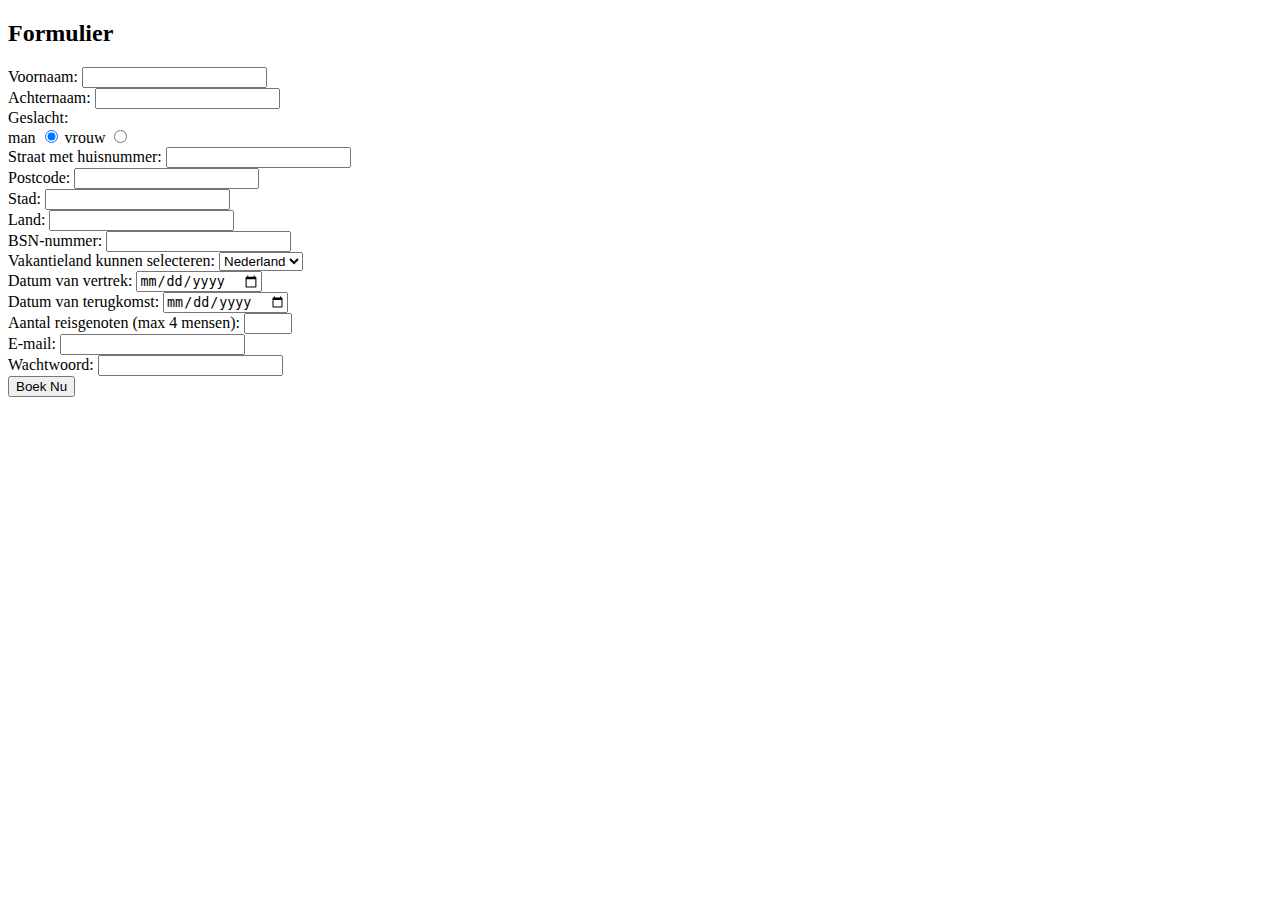
<file: opdracht-3.2/opdracht 3.2.html>
<!DOCTYPE html>
<html lang="en">
  <head>
    <meta charset="UTF-8" />
    <meta http-equiv="X-UA-Compatible" content="IE=edge" />
    <meta name="viewport" content="width=device-width, initial-scale=1.0" />
    <title>form</title>
  </head>
  <body>
    <form action=" result.html" method="POST">
    <h2>Formulier</h2>
    
    <div>
    <label for="firstname">Voornaam:</label>
    <input type="text" id="firstname" name="firstname" required pattern="[^0-9]*">
    </div>
    
    <div>
    <label for="surname">Achternaam:</label>
    <input type="text" id="surname" name="surname" required pattern="[^0-9]*">
    </div>
    
    <div>
    <label for="gender">Geslacht:</label>
    <div>
    <label for="men">man</label>
        <input type="radio" name="gender" id="men" value="men" checked required >
        <label for="women">vrouw</label>
        <input type="radio" name="gender" id="women" value="women" required> 
    <div>
    </div>
    
    <div>
    <label for="fname">Straat met huisnummer:</label>
    <input type="text" id="fname" name="fname" value="" required/>
    </div>
    
    <div>
    <label for="fname">Postcode:</label>
    <input type="text" id="fname" name="fname" value="" required/>
    </div>
    
    <div>
    <label for="fname">Stad:</label>
    <input type="text" id="fname" name="fname" value="" required/>
    </div>
    
    <div>
    <label for="fname">Land:</label>
    <input type="text" id="fname" name="fname" value="" required/>
    </div>
    
    <div>
    <label for="fname">BSN-nummer:</label>
    <input type="text" id="fname" name="fname" value=""maxlength="9" required/>
    </div>
    
    <div>
    <label for="fname">Vakantieland kunnen selecteren:</label>
        <select id="countries" name="countries">
        <option value="Netherlands">Nederland</option>
        <option value="Germany">Duistland</option>
        <option value="Belgium">Belgie</option>
        <option value="Spain">Spanje</option>
        </select> 
    </div>
    
    <div>
    <label for="date">Datum van vertrek:</label>
    <input type="date" id="date" name="date" min="2022-09-16" required>
    </div>

    <div>
    <label for="date">Datum van terugkomst:</label>
    <input type="date" id="date" name="date" min="2022-09-16" required>
    </div>
    
    <div>
    <label for="quantity">Aantal reisgenoten (max 4 mensen):</label>
    <input type="number" id="quantity" name="quantity" min="1" max="4">
    </div>
    
    <div>
    <label for="fname">E-mail:</label>
    <input type="email" id="fname" name="fname" required>
    </div>
    
    <div>
    <label for="password">Wachtwoord:</label>
    <input type="password" id="password" name="password" required>
    </div>
    
    <div>
    <button type="submit">Boek Nu</button>
    </div>
    
    </form>
  </body>
</html>
</file>
<file: opdacht-6.3/style.css>
ul {
  list-style-type: none;
  display: flex;
  justify-content: space-around;
  color: blue;
  flex-grow: 1;
}
.logo {
  color: blue;
}
.login {
  color: blue;
}
nav{
    display: flex;
    justify-content: space-around;
    align-items: center;
    font-size: large;
}
</file>
<file: opdracht-3.1/style.css>
* {
  margin: 0;
  padding: 0;
  box-sizing: border-box;
  overflow-x: hidden;
}
html {
  font-size: 62.5%;
}
body {
  font-family: "Bungee Spice", cursive;
  background-color: black;
}

nav {
  display: flex;
  width: 100vw;
  padding: 2.5rem;
  min-height: 10vh;
  align-items: center;
  flex-wrap: wrap;
  margin: auto;
  background: #00a8c7;
  justify-content: space-between;
  top: 0;
  position: fixed;
}
li a {
  color: white;
  text-decoration: none;
  text-align: center;
  padding: 0.8 1rem;
  display: inline-block;
}
.dropdowncontent {
  display: none;
  flex-direction: column;
  position: fixed;
  background: white;
  min-width: 20vw;
  color: #00a8c7;
  z-index: 2;
  box-shadow: 0rem 0.5rem 1rem 0rem aqua;
}
.dropdowncontent a {
  color: rgb(0, 0, 0);
  padding: 0.8rem 1rem;
  display: block;
  text-align: left;
}
.dropdown:hover .dropdowncontent {
  display: flex;
}
nav ul {
  display: flex;
  background-color: #00a8c7;
  align-items: center;
  list-style-type: none;
  overflow: hidden;
}
nav li {
  font-size: 2rem;
  padding: 0 4rem 0 4rem;
  float: right;
}
nav a {
  color: white;
  text-decoration: none;
}
nav img {
  width: 5vw;
}
h1,
p,
footer {
  font-size: 2rem;
  color: white;
}
.ss {
  background-image: url(img/photo-1562813733-.avif);
  width: 100vw;
  height: 100vh;
  background-size: cover;
  background-repeat: no-repeat;
  display: flex;
  justify-content: center;
  font-size: 5rem;
  align-items: center;
}

h1 {
  font-weight: bold;
}

footer {
  min-height: 8vh;
  align-items: center;
  flex-wrap: wrap;
  margin: auto;
  background: #00a8c7;
  justify-content: space-between;
  bottom: 0;
  width: 100vw;
  display: flex;
  justify-content: center;
  align-items: center;
}
p {
  display: flex;
  justify-content: right;
  align-items: right;
}
.tekst1,
.tekst3 {
  width: 40vw;
  float: right;
  margin-right: 5rem;
}

.tekst2,
.tekst4 {
  width: 40vw;
  float: left;
  margin-left: 5rem;
}
header {
  font-size: x-large;
  color: white;
  display: flex;
  justify-content: center;
  align-items: center;
}
.plaatje2,
.plaatje4 {
  float: right;
}

section {
  width: 100vw;
  height: 100vh;
}
</file>
<file: opdracht-3.2/style.css>
table{
    border-collapse: collapse;
    width: 100%;
}

th,td{
    border: 1px solid #dddd;
}

tbody :nth-child(even){background-color: #dddd;
}
</file>
<file: opdracht-3.3/style.css>
<<<<<<< HEAD
table{
    border-collapse: collapse;
    width: 100%;
}

th,td{
    border: 1px solid #dddd;
}

tbody :nth-child(even){background-color: #dddd;
=======
table{
    border-collapse: collapse;
    width: 100%;
}

th,td{
    border: 1px solid #dddd;
}

tbody :nth-child(even){background-color: #dddd;
>>>>>>> 584658ca53621f0f3558c51dd5a391dc8064b81f
}
</file>
<file: opdracht-4.1/style.css>
h1 {
  font-size: 24px;
  color: rgb(22, 87, 6);
  font-weight: bold;
  font-style: italic;
}
h2 {
  font-size: 20px;
  color: #0000ff;
  font-weight: bold;
}
h3 {
  font-size: 16px;
  color: teal;
  font-weight: bold;
}
p {
  color: #4d4d4d;
}
.p1 {
  font-weight: bold;
  color: rgb(22, 87, 6);
}
a {
  color: #8a2be2;
  text-decoration: none;
}
img {
  width: 50%;
}
header {
  width: 100vw;
  height: 50vh;
  background-image: url(gamestudio.jpg);
  background-repeat: no-repeat;
  background-position: center;
}
article {
  border-left-width: 12px;
  border-radius: 5px;
  border-color: rgb(54, 70, 175);
  border-width: 5px;
  border-style: solid;
}
</file>
<file: opdracht-6.1/style.css>
.child1 {
  width: 200px;
  height: 200px;
  background-color: blue;
}
.container {
  width: 1200px;
  display: flex;
  justify-content: space-between;
  flex-direction: row-reverse;
  
}
.child2 {
  width: 200px;
  height: 200px;
  background-color: black;
}
.child3 {
  width: 200px;
  height: 200px;
  background-color: red;
}
.child4 {
  width: 200px;
  height: 200px;
  background-color: green;
}
</file>
<file: opdracht-7.1/style.css>
* {
  margin: 0;
  padding: 0;
  box-sizing: border-box;
}

.header{
  background-color: red;
  color: white;
  height: 10vh;
  width: 100vw;
}
h1 {
    padding: 1rem;
    margin-left: 8rem;
}
.s1 {
  background-color: yellow;
  color: black;
  height: 30vh;
  width: 100vw;
}
.s2 {
  background-color: orange;
  color: rgb(0, 0, 0);
  height: 30vh;
  width: 100vw;
}
.s3 {
  background-color: green;
  color: rgb(0, 0, 0);
  height: 30vh;
  width: 100vw;
}
.tekst{
 padding: 2rem;
 margin-left: 6rem;
}

@media screen and (max-width: 768px){
    .header{
        background-color: rgb(202, 119, 133);
        display: flex;
        justify-content: center;
        align-items: center;
    }
    .s1{
        background-color: red;
        color: white;
    }
    .s2{
        background-color: blue;
        color: white;
    }
    .s3{
        background-color: rgb(32, 26, 113);
        color: white;
    }
}
@media screen and (max-width: 576px){
    .header{
        background-color: rgb(129, 91, 225);
        display: flex;
        justify-content: space-between;
        
    }
    .s1{
        background-color: rgb(0, 217, 255);
        color: white;
        display: flex;
    }
    .s2{
        background-color: rgb(198, 36, 198);
        color: white;
    }
    .s3{
        background-color: rgb(17, 13, 67);
        color: white;
    }
    h2{
        display: flex;
        justify-content: center;
        align-items: center;
    }
    h1{
        padding: 1rem;
        margin-left: 0;
    }
    .blokje{
      background-color: white;
      height: 5vh;
      width: 7vw;
      display: flex;
      justify-content: end;
      align-items: flex-end;
    }
}
</file>
<file: opdrcht-2.1/style.css>
h1 {
  color: red;
  background-color: black;
}

p {
  color: green;
}
</file>
<file: Travelly/style.css>
* {
  margin: 0;
  padding: 0;
  box-sizing: border-box;
}
html {
  overflow-x: hidden;
}

nav {
  height: 10vh;
  width: 100vw;
  background-color: #131c27;
  position: fixed;
  display: flex;
  align-items: center;
  justify-content: space-between;
}
ul {
  list-style-type: none;
}
li {
  display: inline;
}
li a {
  text-decoration: none;
  color: white;
  padding-right: 8vw;
}
.logo {
  font-size: 1.5rem;
  color: white;
  font-family: "Pattaya", sans-serif;
  margin-left: 2rem;
}
h1 {
  font-size: xxx-large;
  font-weight: bolder;
  margin-bottom: 3rem;
}

.beyond {
  background-image: url(landing.jpg);
  background-repeat: no-repeat;
  background-size: cover;
  background-position: center;
  height: 100vh;
  width: 100vw;
  display: flex;
  justify-content: center;
  align-items: center;
  color: white;
  flex-direction: column;
}
div {
  background-color: rgb(80, 88, 200);
  height: 8vh;
  width: 15vw;
  display: flex;
  justify-content: center;
  align-items: center;
  margin-top: 3rem;
}
h4 {
  margin-top: rem;
  font-size: x-large;
  font-weight: 100;
  font-family: Arial, Helvetica, sans-serif;
  display: flex;
  justify-content: center;
  align-items: center;
}
.explore {
  height: 100vh;
  width: 100vw;
  background-image: url(new-york-page.png);
  background-repeat: no-repeat;
  background-size: cover;
  background-position: center;
  background-color: #353637be;
  color: white;
  display: flex;
  justify-content: center;
  align-items: flex-start;
  flex-direction: column;
  font-size: larger;
}
h2 {
  margin-left: 5rem;
  margin-bottom: 2rem;
  font-family: Arial, Helvetica, sans-serif;
  border-bottom: 0.2rem solid white;
}
.benefits {
  min-height: 100vh;
}
.benefits-head {
  background: #131c27;
  padding: 3rem;
  min-height: 30vh;
  display: flex;
  flex-direction: column;
  justify-content: center;
  align-items: center;
  text-align: center;
  color: white;
}
.benefits-head h3 {
  padding: 1rem;
}
.cards {
  width: 90%;
  margin: auto;
  display: flex;
  min-height: 70vh;
  align-items: center;
  flex-wrap: nowrap;
}
.section1 {
  display: flex;
  flex-direction: row;
  justify-content: space-evenly;
}
.text1 {
  display: flex;
  flex-direction: column;
  justify-content: center;
  align-items: center;
  text-align: center;
  margin-top: 21.5rem;
  height: 40vh;
  background-color: white;
  border-radius: 5px;
  font-style: inherit;
  box-shadow: 0px 10px 10px rgb(0, 0, 0, 0.1), 0px 20px 20px rgb(0, 0, 0, 0.1);
}
.p {
  width: 10vw;
  display: flex;
  justify-content: space-evenly;
  margin-top: 5rem;
  /* position: relative; */
}
.titel {
  border-bottom: none;
  margin-right: 4rem;
}
.text {
  margin-left: 5rem;

}
.card-head{
  background-color: #131c27;
}
img{
  height: 5vh;
  width: 7vw;
  display: flex;
  justify-content: space-evenly;
  margin-bottom: 7rem
}
</file>
